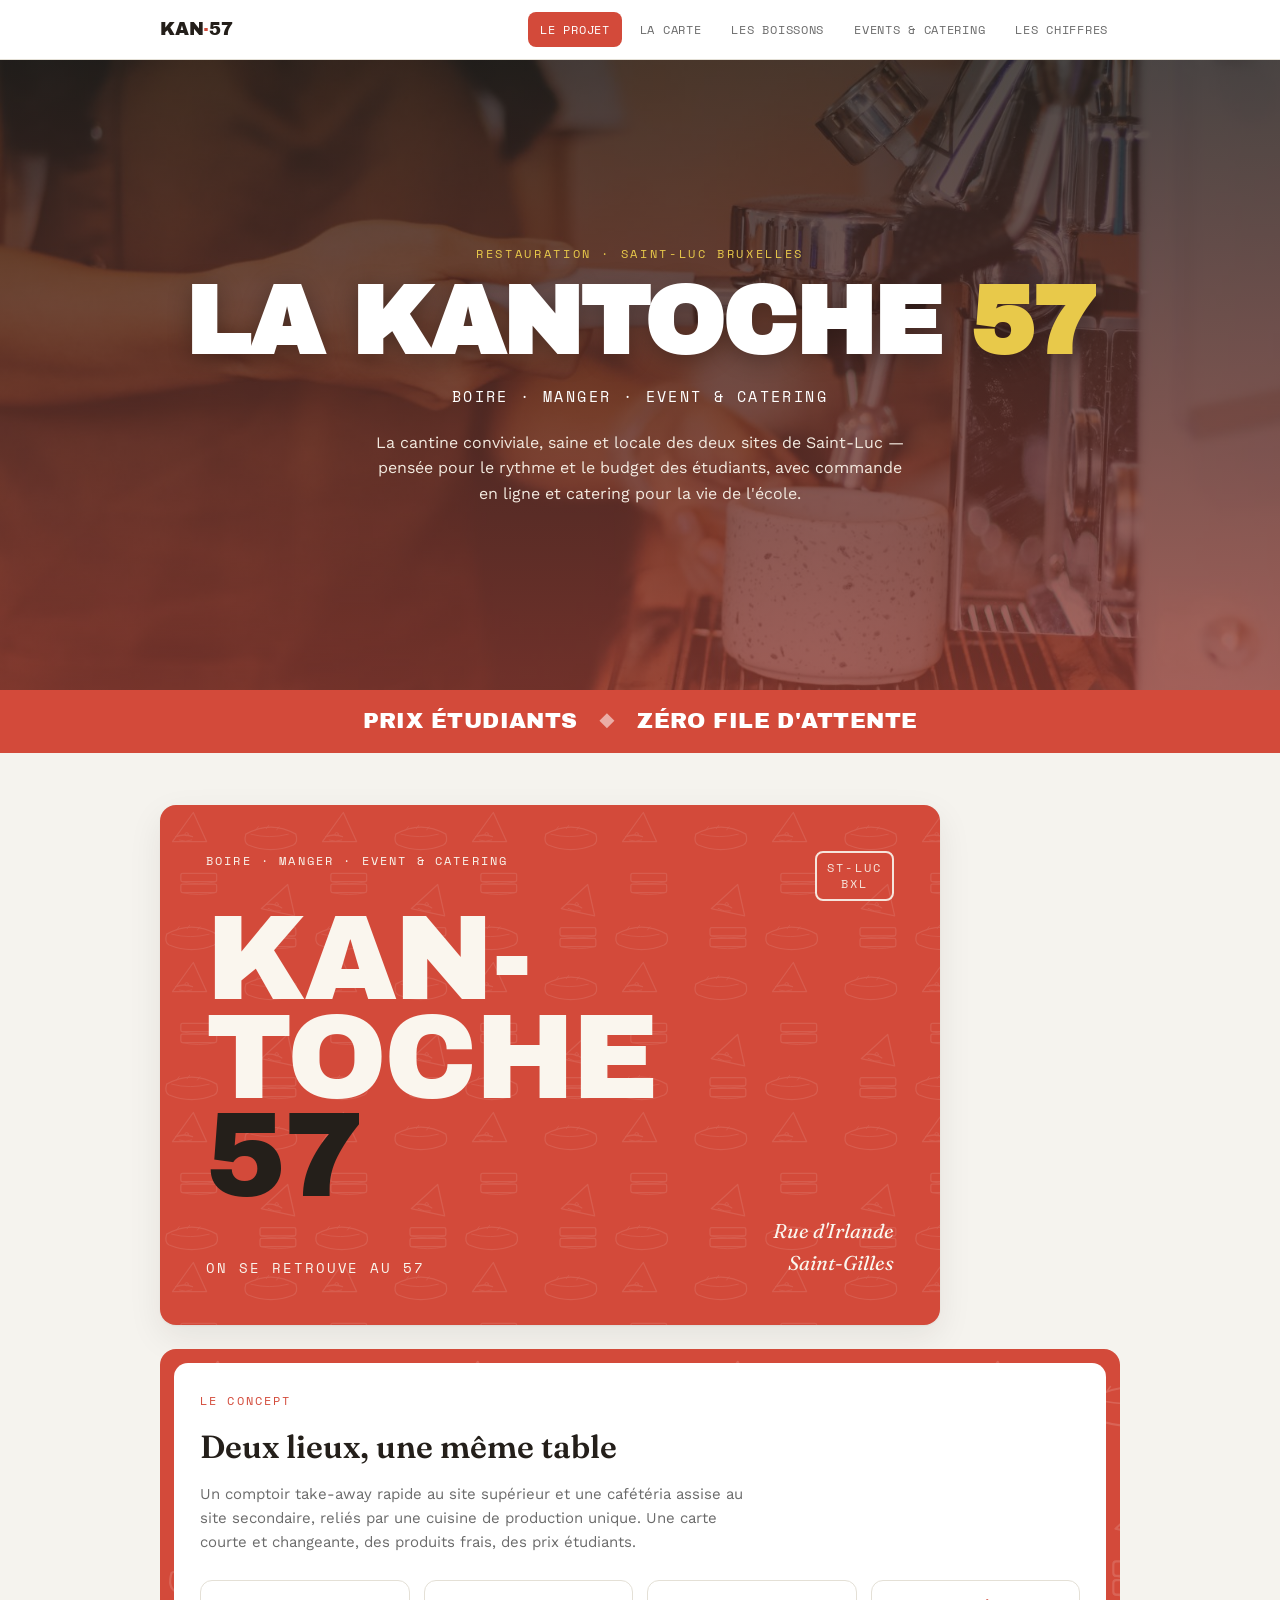
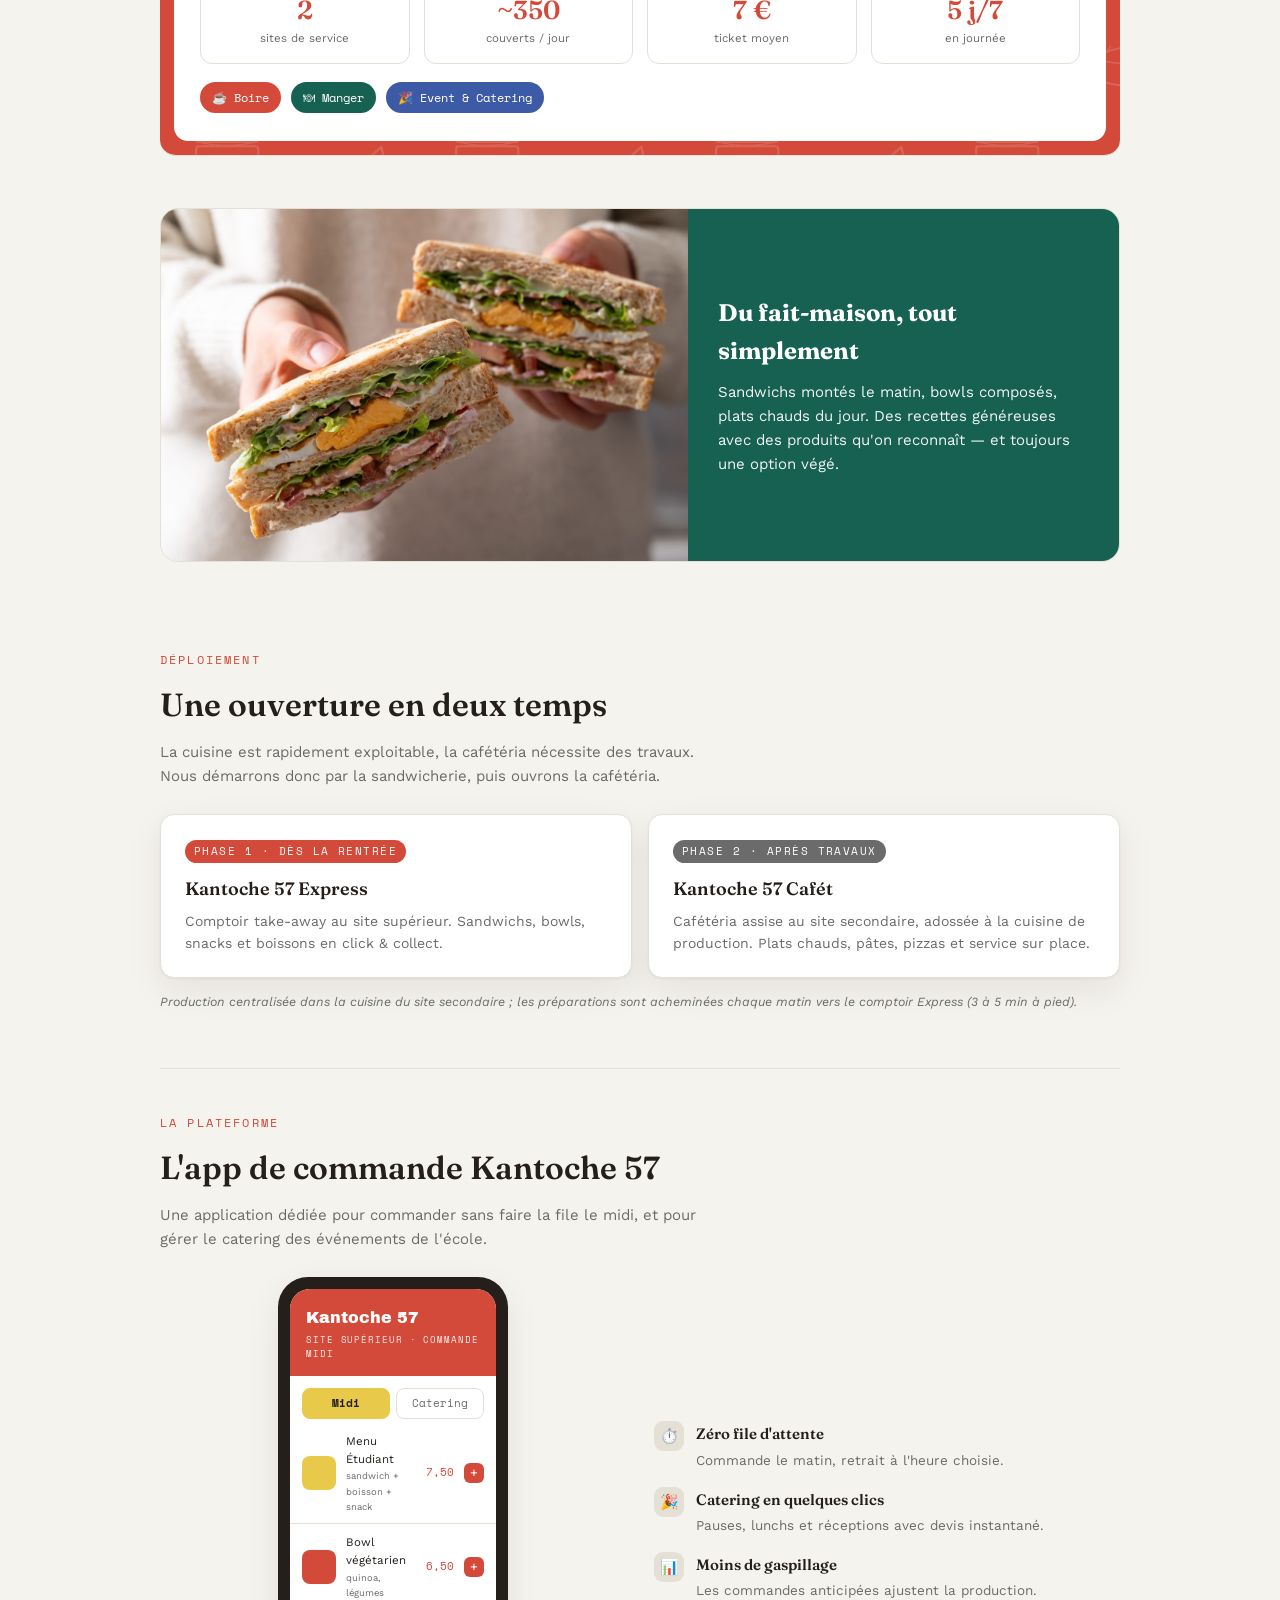
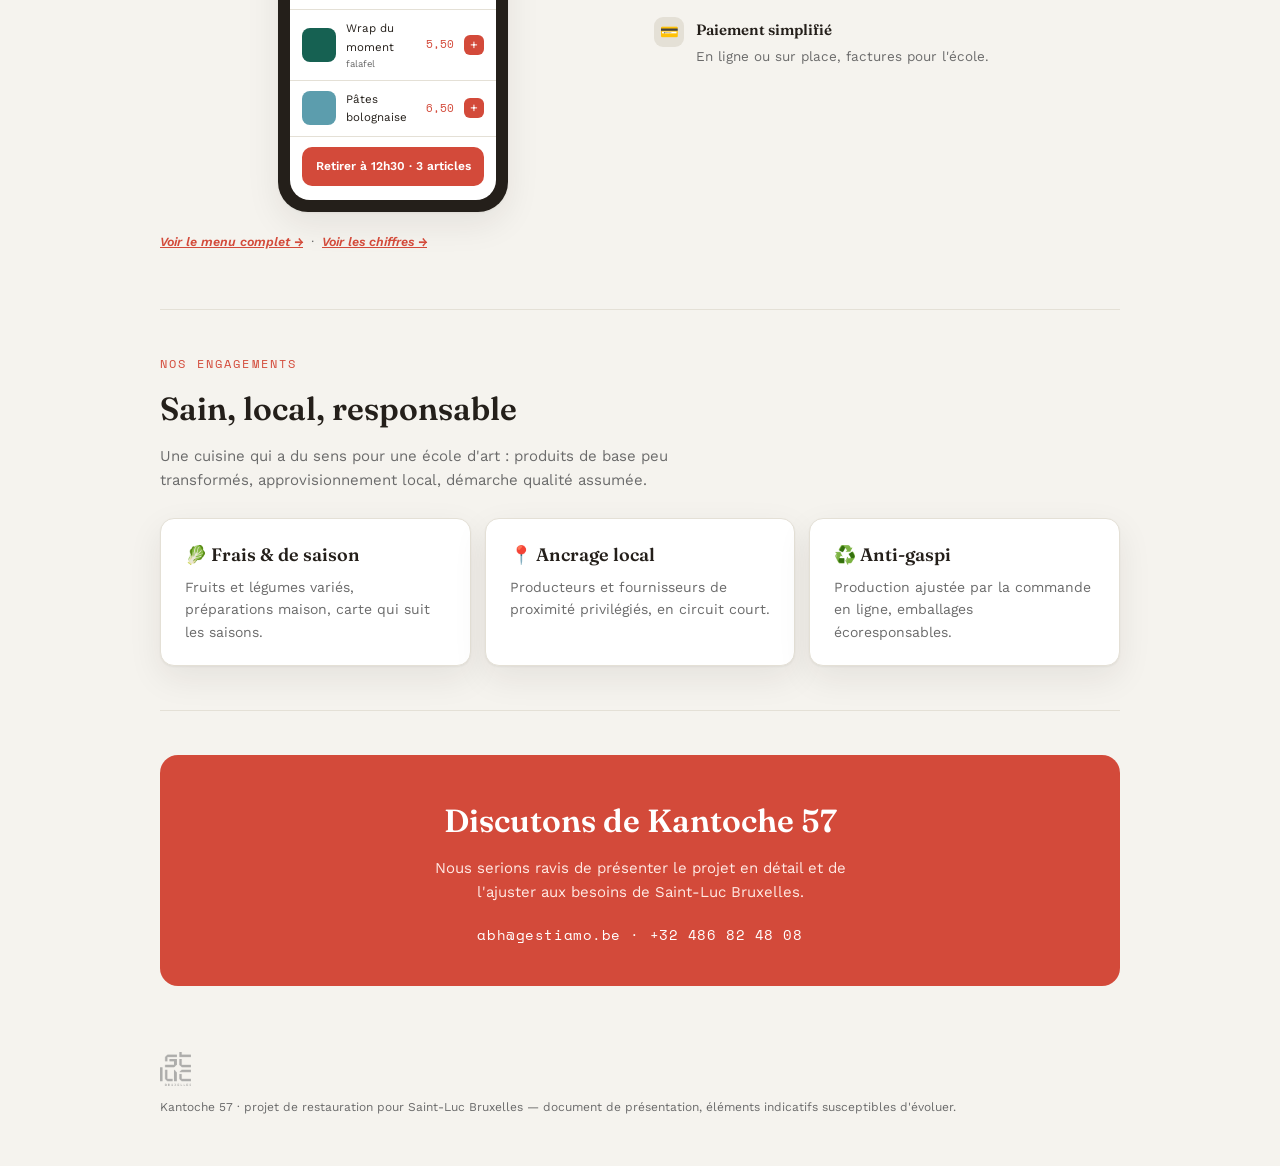
<file: index.html>
<!doctype html>
<html lang="fr">
<head>
<meta charset="utf-8">
<meta name="viewport" content="width=device-width, initial-scale=1, viewport-fit=cover">
<title>La Kantoche 57 — l'offre</title>
<meta name="description" content="La Kantoche 57 — restauration conviviale, saine et locale sur les deux sites de Saint-Luc Bruxelles. Boire · Manger · Event & Catering.">
<link rel="preconnect" href="https://fonts.googleapis.com">
<link rel="preconnect" href="https://fonts.gstatic.com" crossorigin>
<link rel="stylesheet" href="https://fonts.googleapis.com/css2?family=Fraunces:opsz,wght@9..144,400;9..144,600&family=Work+Sans:wght@400;500;600;700&family=Space+Mono&family=Archivo+Black&display=swap">
<link rel="stylesheet" href="/assets/style.css">
<style>
  /* hero vidéo */
  .vhero{position:relative;min-height:70vh;display:flex;align-items:center;justify-content:center;text-align:center;overflow:hidden;background:var(--encre) center/cover no-repeat}
  .vhero img.bg{position:absolute;inset:0;width:100%;height:100%;object-fit:cover;opacity:.5}
  .vhero .veil{position:absolute;inset:0;background:linear-gradient(180deg,rgba(36,31,26,.55),rgba(211,74,58,.45))}
  .vhero .inner{position:relative;z-index:2;color:#fff;padding:40px 20px}
  .vhero .kicker{font-family:var(--mono);font-size:12px;letter-spacing:.22em;text-transform:uppercase;color:var(--jaune);margin:0 0 18px}
  .vhero h1{font-family:var(--black);font-size:clamp(44px,11vw,96px);line-height:.86;margin:0;letter-spacing:-.02em;text-shadow:0 4px 24px rgba(0,0,0,.3)}
  .vhero h1 .n{color:var(--jaune)}
  .vhero .tag{font-family:var(--mono);font-size:clamp(12px,2.4vw,15px);letter-spacing:.16em;text-transform:uppercase;color:#fff;margin:20px 0 0}
  .vhero .pitch{max-width:54ch;margin:22px auto 0;color:#f2e9df;font-size:16px}
  /* bandeaux couleur */
  .band{padding:14px 0;overflow:hidden;white-space:nowrap;text-align:center}
  .band .run{display:inline-block;font-family:var(--black);font-size:clamp(16px,3.5vw,22px);letter-spacing:.02em;color:#fff}
  .band .run span{opacity:.55;margin:0 14px}
  /* motif doodle */
  .doodle{position:relative;background:var(--rouge)}
  .doodle::before{content:"";position:absolute;inset:0;background-image:url('/assets/doodles.svg');background-size:260px;background-repeat:repeat;opacity:.14;filter:grayscale(1) brightness(0) invert(1)}
  .doodle .inner{position:relative;z-index:1;background:var(--paper);border-radius:14px;padding:28px 26px}
  /* carte postale géante */
  .postcard{position:relative;background:var(--rouge);border-radius:16px;overflow:hidden;box-shadow:var(--shadow);color:#faf6ee;display:flex;flex-direction:column;justify-content:space-between;padding:clamp(22px,4vw,46px);aspect-ratio:3/2;max-height:520px;margin-top:8px}
  .postcard::before{content:"";position:absolute;inset:0;background-image:url('/assets/doodles.svg');background-size:150px;opacity:.10;filter:grayscale(1) brightness(0) invert(1)}
  .postcard .pc-top{position:relative;z-index:1;display:flex;justify-content:space-between;align-items:flex-start;font-family:var(--mono);font-size:clamp(9px,1.5vw,12px);letter-spacing:.18em;text-transform:uppercase}
  .postcard .stamp{border:2px solid #faf6ee;border-radius:8px;padding:7px 10px;text-align:center;line-height:1.3;opacity:.9}
  .postcard .pc-wm{position:relative;z-index:1;font-family:var(--black);line-height:.82;letter-spacing:-.02em;font-size:clamp(48px,12vw,120px);margin:auto 0}
  .postcard .pc-wm .n{color:var(--encre)}
  .postcard .pc-base{position:relative;z-index:1;display:flex;justify-content:space-between;align-items:flex-end;gap:12px}
  .postcard .pc-tag{font-family:var(--mono);font-size:clamp(10px,1.8vw,14px);letter-spacing:.14em;text-transform:uppercase}
  .postcard .pc-loc{font-family:var(--serif);font-style:italic;font-size:clamp(13px,2.2vw,20px);text-align:right}
  .photo-band{display:grid;grid-template-columns:1.1fr .9fr;gap:0;align-items:stretch;border-radius:18px;overflow:hidden;border:1px solid var(--line);margin-top:8px}
  @media (max-width:700px){.photo-band{grid-template-columns:1fr}}
  .photo-band img{width:100%;height:100%;object-fit:cover;min-height:260px}
  .photo-band .txt{background:var(--sapin);color:#fff;padding:34px 30px;display:flex;flex-direction:column;justify-content:center}
  .photo-band .txt h3{font-family:var(--serif);font-size:24px;margin:0 0 10px}
  .photo-band .txt p{margin:0;font-size:15px;opacity:.95}
</style>
</head>
<body>

<nav class="nav">
  <div class="in">
    <a class="brand" href="/">KAN<span>·</span>57</a>
    <div class="links">
      <a href="/" class="on">Le projet</a>
      <a href="/menu.html">La carte</a>
      <a href="/boissons.html">Les boissons</a>
      <a href="/events.html">Events & Catering</a>
      <a href="/chiffres.html">Les chiffres</a>
    </div>
  </div>
</nav>

<header class="vhero">
  <img class="bg" src="/assets/hero-barista.jpg" alt="Barista préparant un café">
  <div class="veil"></div>
  <div class="inner">
    <p class="kicker">Restauration · Saint-Luc Bruxelles</p>
    <h1>LA KANTOCHE <span class="n">57</span></h1>
    <p class="tag">Boire · Manger · Event &amp; Catering</p>
    <p class="pitch">La cantine conviviale, saine et locale des deux sites de Saint-Luc — pensée pour le rythme et le budget des étudiants, avec commande en ligne et catering pour la vie de l'école.</p>
  </div>
</header>

<div class="band" style="background:var(--rouge);text-align:center"><div class="run">PRIX ÉTUDIANTS <span>◆</span> ZÉRO FILE D'ATTENTE</div></div>

<div class="wrap">

  <section style="border-bottom:0;padding-bottom:0">
    <div class="postcard">
      <div class="pc-top">
        <span>Boire · Manger · Event &amp; Catering</span>
        <span class="stamp">ST-LUC<br>BXL</span>
      </div>
      <div class="pc-wm">KAN&#8288;-<br>TOCHE<br><span class="n">57</span></div>
      <div class="pc-base">
        <span class="pc-tag">On se retrouve au 57</span>
        <span class="pc-loc">Rue d'Irlande<br>Saint-Gilles</span>
      </div>
    </div>
  </section>

  <section class="doodle" style="border-radius:16px;padding:14px;margin-top:24px">
    <div class="inner">
      <p class="eyebrow">Le concept</p>
      <h2>Deux lieux, une même table</h2>
      <p class="sub">Un comptoir take-away rapide au site supérieur et une cafétéria assise au site secondaire, reliés par une cuisine de production unique. Une carte courte et changeante, des produits frais, des prix étudiants.</p>
      <div class="stats">
        <div class="stat"><div class="v">2</div><div class="l">sites de service</div></div>
        <div class="stat"><div class="v">~350</div><div class="l">couverts / jour</div></div>
        <div class="stat"><div class="v">7&nbsp;€</div><div class="l">ticket moyen</div></div>
        <div class="stat"><div class="v">5&nbsp;j/7</div><div class="l">en journée</div></div>
      </div>
      <div class="pills" style="margin-top:18px">
        <a class="pill" href="/boissons.html" style="background:var(--rouge);text-decoration:none">☕ Boire</a>
        <a class="pill" href="/menu.html" style="background:var(--sapin);text-decoration:none">🍽 Manger</a>
        <a class="pill" href="/events.html" style="background:var(--bleu);text-decoration:none">🎉 Event &amp; Catering</a>
      </div>
    </div>
  </section>

  <section style="border-bottom:0">
    <div class="photo-band">
      <img src="/assets/sandwich-hero.jpg" alt="Sandwichs frais Kantoche 57">
      <div class="txt">
        <h3>Du fait-maison, tout simplement</h3>
        <p>Sandwichs montés le matin, bowls composés, plats chauds du jour. Des recettes généreuses avec des produits qu'on reconnaît — et toujours une option végé.</p>
      </div>
    </div>
  </section>

  <section>
    <p class="eyebrow">Déploiement</p>
    <h2>Une ouverture en deux temps</h2>
    <p class="sub">La cuisine est rapidement exploitable, la cafétéria nécessite des travaux. Nous démarrons donc par la sandwicherie, puis ouvrons la cafétéria.</p>
    <div class="cols">
      <div class="card">
        <span class="phase">Phase 1 · dès la rentrée</span>
        <h3>Kantoche 57 Express</h3>
        <p>Comptoir take-away au site supérieur. Sandwichs, bowls, snacks et boissons en click &amp; collect.</p>
      </div>
      <div class="card">
        <span class="phase two">Phase 2 · après travaux</span>
        <h3>Kantoche 57 Cafét</h3>
        <p>Cafétéria assise au site secondaire, adossée à la cuisine de production. Plats chauds, pâtes, pizzas et service sur place.</p>
      </div>
    </div>
    <p class="note">Production centralisée dans la cuisine du site secondaire ; les préparations sont acheminées chaque matin vers le comptoir Express (3 à 5 min à pied).</p>
  </section>

  <section>
    <p class="eyebrow">La plateforme</p>
    <h2>L'app de commande Kantoche 57</h2>
    <p class="sub">Une application dédiée pour commander sans faire la file le midi, et pour gérer le catering des événements de l'école.</p>
    <div class="app">
      <div class="phone">
        <div class="screen">
          <div class="scr-top"><div class="b">Kantoche 57</div><div class="loc">SITE SUPÉRIEUR · COMMANDE MIDI</div></div>
          <div class="tabs"><div class="tab on">Midi</div><div class="tab">Catering</div></div>
          <div class="prod"><div class="th" style="background:var(--jaune)"></div><div class="pn">Menu Étudiant<small>sandwich + boisson + snack</small></div><div class="pp">7,50</div><div class="add">+</div></div>
          <div class="prod"><div class="th" style="background:var(--rouge)"></div><div class="pn">Bowl végétarien<small>quinoa, légumes</small></div><div class="pp">6,50</div><div class="add">+</div></div>
          <div class="prod"><div class="th" style="background:var(--sapin)"></div><div class="pn">Wrap du moment<small>falafel</small></div><div class="pp">5,50</div><div class="add">+</div></div>
          <div class="prod"><div class="th" style="background:var(--cyan)"></div><div class="pn">Pâtes bolognaise</div><div class="pp">6,50</div><div class="add">+</div></div>
          <div class="scr-btn">Retirer à 12h30 · 3 articles</div>
        </div>
      </div>
      <ul class="feat">
        <li><span class="ic">⏱️</span><div><b>Zéro file d'attente</b><br><span>Commande le matin, retrait à l'heure choisie.</span></div></li>
        <li><span class="ic">🎉</span><div><b>Catering en quelques clics</b><br><span>Pauses, lunchs et réceptions avec devis instantané.</span></div></li>
        <li><span class="ic">📊</span><div><b>Moins de gaspillage</b><br><span>Les commandes anticipées ajustent la production.</span></div></li>
        <li><span class="ic">💳</span><div><b>Paiement simplifié</b><br><span>En ligne ou sur place, factures pour l'école.</span></div></li>
      </ul>
    </div>
    <p class="note" style="margin-top:20px"><a href="/menu.html" style="color:var(--rouge);font-weight:600">Voir le menu complet →</a> &nbsp;·&nbsp; <a href="/chiffres.html" style="color:var(--rouge);font-weight:600">Voir les chiffres →</a></p>
  </section>

  <section>
    <p class="eyebrow">Nos engagements</p>
    <h2>Sain, local, responsable</h2>
    <p class="sub">Une cuisine qui a du sens pour une école d'art : produits de base peu transformés, approvisionnement local, démarche qualité assumée.</p>
    <div class="eng">
      <div class="card"><h3>🥬 Frais &amp; de saison</h3><p>Fruits et légumes variés, préparations maison, carte qui suit les saisons.</p></div>
      <div class="card"><h3>📍 Ancrage local</h3><p>Producteurs et fournisseurs de proximité privilégiés, en circuit court.</p></div>
      <div class="card"><h3>♻️ Anti-gaspi</h3><p>Production ajustée par la commande en ligne, emballages écoresponsables.</p></div>
    </div>
  </section>

  <section style="border-bottom:0">
    <div class="cta">
      <h2>Discutons de Kantoche 57</h2>
      <p>Nous serions ravis de présenter le projet en détail et de l'ajuster aux besoins de Saint-Luc Bruxelles.</p>
      <div class="contact">abh@gestiamo.be · +32 486 82 48 08</div>
    </div>
  </section>

</div>

<footer class="foot">
  <div class="logos"><img src="/assets/logo-esa-bxl.png" alt="ESA St-Luc Bruxelles"></div>
  Kantoche 57 · projet de restauration pour Saint-Luc Bruxelles — document de présentation, éléments indicatifs susceptibles d'évoluer.
</footer>

</body>
</html>
</file>
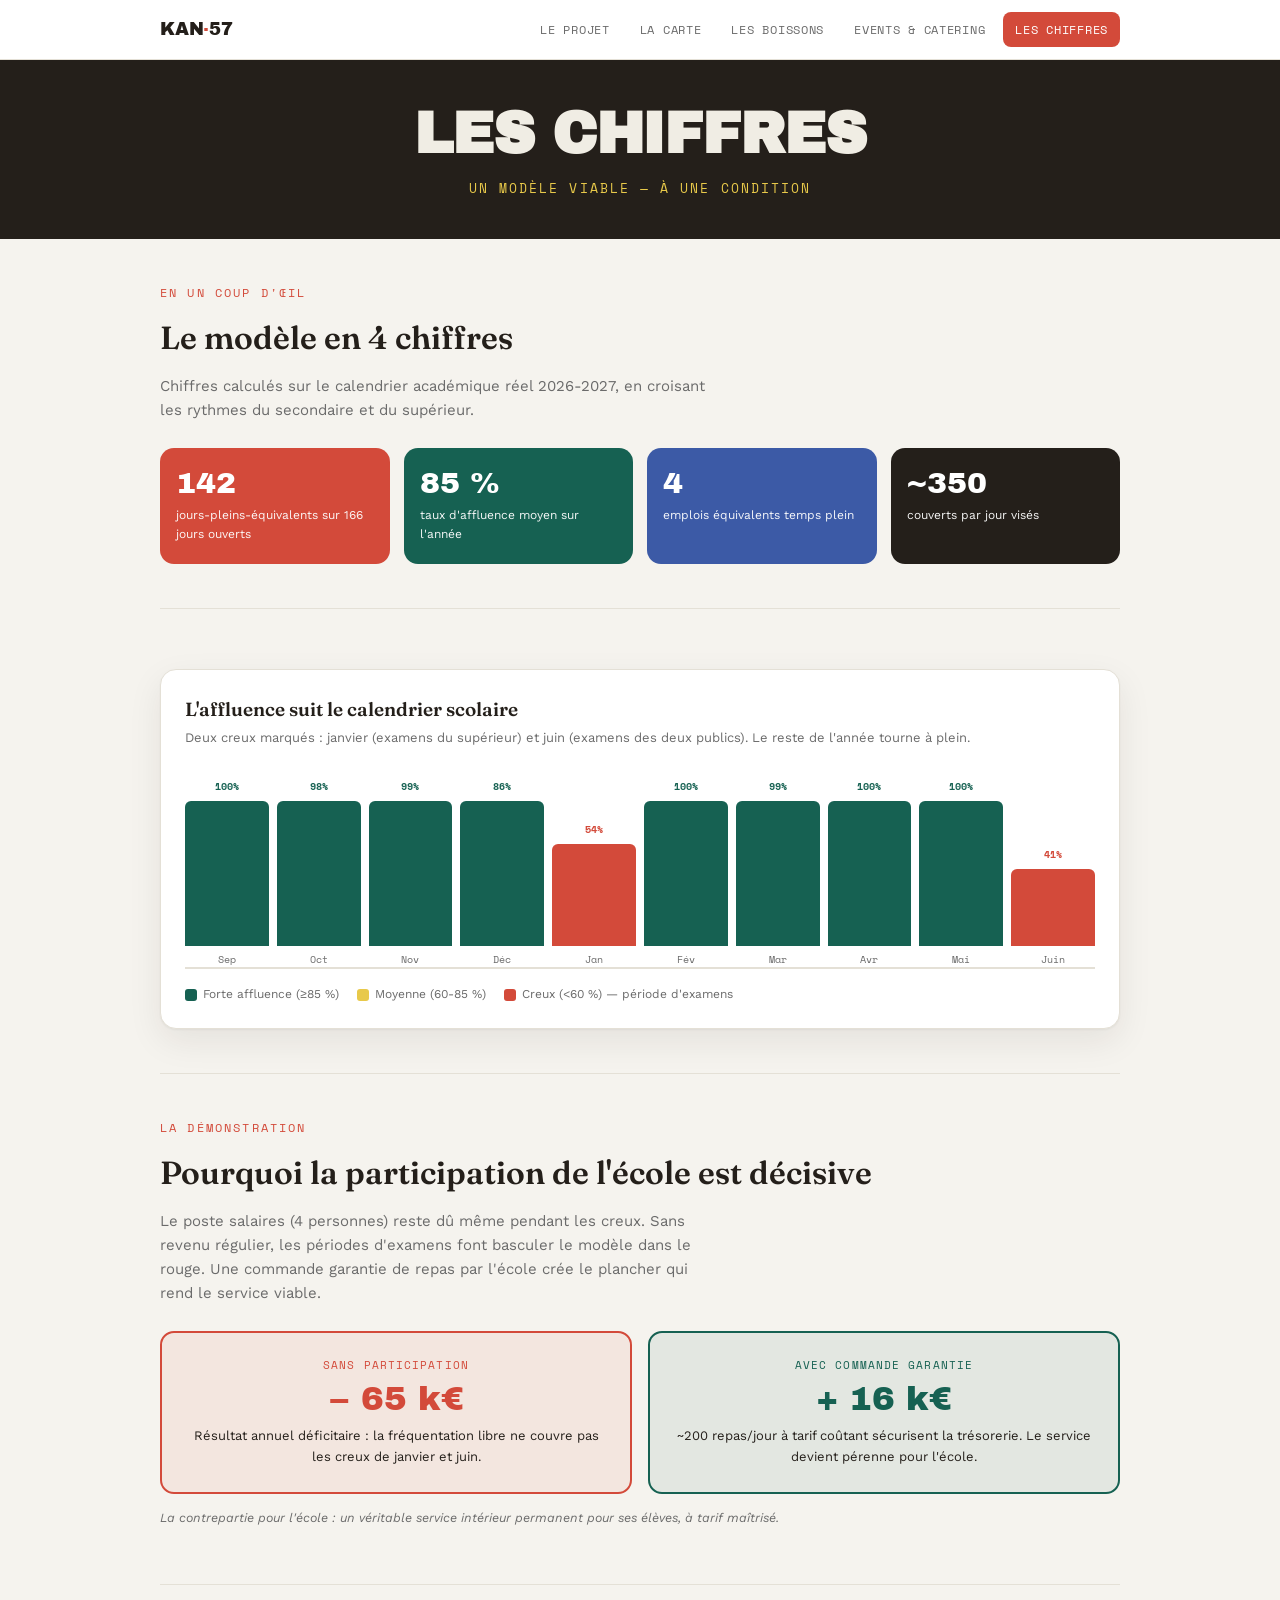
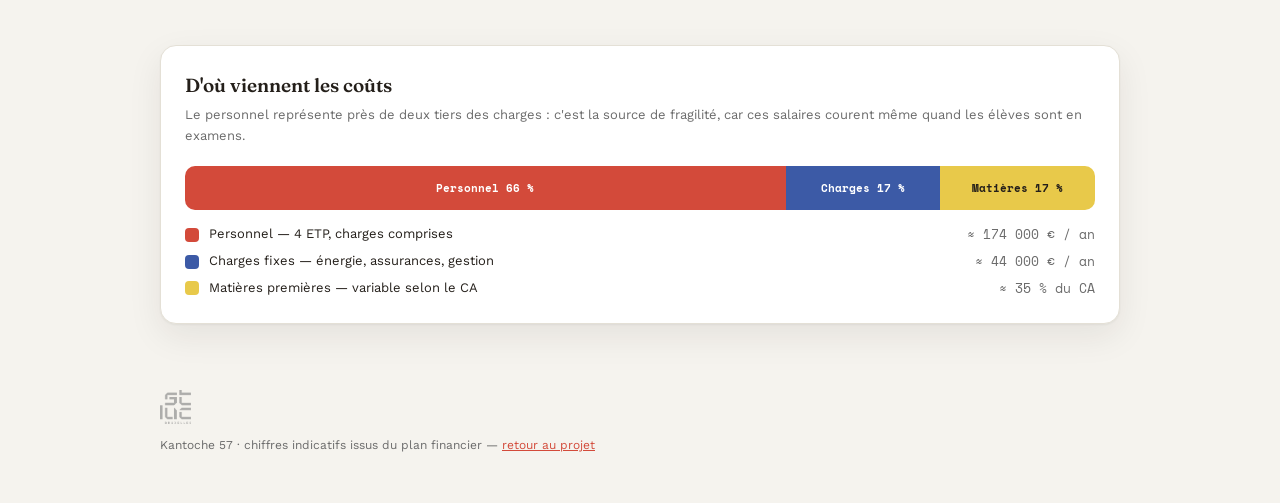
<file: chiffres.html>
<!doctype html>
<html lang="fr">
<head>
<meta charset="utf-8">
<meta name="viewport" content="width=device-width, initial-scale=1, viewport-fit=cover">
<title>La Kantoche 57 — les chiffres</title>
<meta name="description" content="Le modèle économique de La Kantoche 57 en un coup d'œil : affluence par mois, viabilité et rôle de la commande garantie de l'école.">
<link rel="preconnect" href="https://fonts.googleapis.com">
<link rel="preconnect" href="https://fonts.gstatic.com" crossorigin>
<link rel="stylesheet" href="https://fonts.googleapis.com/css2?family=Fraunces:opsz,wght@9..144,400;9..144,600&family=Work+Sans:wght@400;500;600;700&family=Space+Mono&family=Archivo+Black&display=swap">
<link rel="stylesheet" href="/assets/style.css">
<style>
  .kpis{display:grid;grid-template-columns:repeat(4,1fr);gap:14px;margin-top:8px}
  @media (max-width:640px){.kpis{grid-template-columns:repeat(2,1fr)}}
  .kpi{border-radius:14px;padding:20px 16px;color:#fff}
  .kpi .v{font-family:var(--black);font-size:30px;line-height:1}
  .kpi .l{font-size:12px;margin-top:8px;opacity:.95}
  .chartcard{background:var(--paper);border:1px solid var(--line);border-radius:16px;box-shadow:var(--shadow);padding:24px;margin-top:16px}
  .chartcard h3{font-family:var(--serif);font-size:19px;font-weight:600;margin:0 0 4px}
  .chartcard .cap{font-size:13px;color:var(--muted);margin:0 0 20px}
  /* bar chart affluence */
  .bars{display:flex;align-items:flex-end;gap:8px;height:200px;padding-top:10px;border-bottom:2px solid var(--line)}
  .bars .col{flex:1;display:flex;flex-direction:column;justify-content:flex-end;align-items:center;height:100%;gap:6px;min-width:0}
  .bars .bar{width:100%;border-radius:6px 6px 0 0;position:relative;transition:none}
  .bars .pct{font-family:var(--mono);font-size:10px;font-weight:700}
  .bars .mo{font-family:var(--mono);font-size:9.5px;color:var(--muted);white-space:nowrap}
  .legend2{display:flex;gap:18px;flex-wrap:wrap;margin-top:16px;font-size:12px;color:var(--muted)}
  .legend2 .k{display:inline-flex;align-items:center;gap:6px}
  .legend2 .sw{width:12px;height:12px;border-radius:3px;display:inline-block}
  /* comparison */
  .compare{display:grid;grid-template-columns:1fr 1fr;gap:16px}
  @media (max-width:560px){.compare{grid-template-columns:1fr}}
  .cmp{border-radius:14px;padding:24px;text-align:center;border:2px solid}
  .cmp .big{font-family:var(--black);font-size:34px;line-height:1;margin:8px 0}
  .cmp .lbl{font-family:var(--mono);font-size:11px;letter-spacing:.1em;text-transform:uppercase}
  .cmp .desc{font-size:13px;margin-top:10px}
  /* cost breakdown */
  .costbar{display:flex;height:44px;border-radius:10px;overflow:hidden;margin-top:6px}
  .costbar .seg{display:flex;align-items:center;justify-content:center;color:#fff;font-family:var(--mono);font-size:11px;font-weight:700;min-width:0}
  .costleg{display:flex;flex-direction:column;gap:6px;margin-top:14px}
  .costleg .row{display:flex;align-items:center;gap:10px;font-size:13px}
  .costleg .sw{width:14px;height:14px;border-radius:4px;flex:none}
  .costleg .amt{margin-left:auto;font-family:var(--mono);color:var(--muted)}
</style>
</head>
<body>

<nav class="nav">
  <div class="in">
    <a class="brand" href="/">KAN<span>·</span>57</a>
    <div class="links">
      <a href="/">Le projet</a>
      <a href="/menu.html">La carte</a>
      <a href="/boissons.html">Les boissons</a>
      <a href="/events.html">Events & Catering</a>
      <a href="/chiffres.html" class="on">Les chiffres</a>
    </div>
  </div>
</nav>

<header class="hero" style="padding:48px 20px 40px">
  <h1 style="font-size:clamp(32px,7vw,58px)">LES CHIFFRES</h1>
  <p class="tag">Un modèle viable — à une condition</p>
</header>

<div class="wrap">
  <section>
    <p class="eyebrow">En un coup d'œil</p>
    <h2>Le modèle en 4 chiffres</h2>
    <p class="sub">Chiffres calculés sur le calendrier académique réel 2026-2027, en croisant les rythmes du secondaire et du supérieur.</p>
    <div class="kpis">
      <div class="kpi" style="background:var(--rouge)"><div class="v">142</div><div class="l">jours-pleins-équivalents sur 166 jours ouverts</div></div>
      <div class="kpi" style="background:var(--sapin)"><div class="v">85 %</div><div class="l">taux d'affluence moyen sur l'année</div></div>
      <div class="kpi" style="background:var(--bleu)"><div class="v">4</div><div class="l">emplois équivalents temps plein</div></div>
      <div class="kpi" style="background:var(--encre)"><div class="v">~350</div><div class="l">couverts par jour visés</div></div>
    </div>
  </section>

  <section>
    <div class="chartcard">
      <h3>L'affluence suit le calendrier scolaire</h3>
      <p class="cap">Deux creux marqués : janvier (examens du supérieur) et juin (examens des deux publics). Le reste de l'année tourne à plein.</p>
      <div class="bars" id="affbars"></div>
      <div class="legend2">
        <span class="k"><span class="sw" style="background:var(--sapin)"></span> Forte affluence (≥85 %)</span>
        <span class="k"><span class="sw" style="background:var(--jaune)"></span> Moyenne (60-85 %)</span>
        <span class="k"><span class="sw" style="background:var(--rouge)"></span> Creux (&lt;60 %) — période d'examens</span>
      </div>
    </div>
  </section>

  <section>
    <p class="eyebrow">La démonstration</p>
    <h2>Pourquoi la participation de l'école est décisive</h2>
    <p class="sub">Le poste salaires (4 personnes) reste dû même pendant les creux. Sans revenu régulier, les périodes d'examens font basculer le modèle dans le rouge. Une commande garantie de repas par l'école crée le plancher qui rend le service viable.</p>
    <div class="compare">
      <div class="cmp" style="border-color:var(--rouge);background:color-mix(in srgb, var(--rouge) 8%, transparent)">
        <div class="lbl" style="color:var(--rouge)">Sans participation</div>
        <div class="big" style="color:var(--rouge)">− 65 k€</div>
        <div class="desc">Résultat annuel déficitaire : la fréquentation libre ne couvre pas les creux de janvier et juin.</div>
      </div>
      <div class="cmp" style="border-color:var(--sapin);background:color-mix(in srgb, var(--sapin) 8%, transparent)">
        <div class="lbl" style="color:var(--sapin)">Avec commande garantie</div>
        <div class="big" style="color:var(--sapin)">+ 16 k€</div>
        <div class="desc">~200 repas/jour à tarif coûtant sécurisent la trésorerie. Le service devient pérenne pour l'école.</div>
      </div>
    </div>
    <p class="note">La contrepartie pour l'école : un véritable service intérieur permanent pour ses élèves, à tarif maîtrisé.</p>
  </section>

  <section style="border-bottom:0">
    <div class="chartcard">
      <h3>D'où viennent les coûts</h3>
      <p class="cap">Le personnel représente près de deux tiers des charges : c'est la source de fragilité, car ces salaires courent même quand les élèves sont en examens.</p>
      <div class="costbar">
        <div class="seg" style="background:var(--rouge);width:66%">Personnel 66 %</div>
        <div class="seg" style="background:var(--bleu);width:17%">Charges 17 %</div>
        <div class="seg" style="background:var(--jaune);width:17%;color:var(--encre)">Matières 17 %</div>
      </div>
      <div class="costleg">
        <div class="row"><span class="sw" style="background:var(--rouge)"></span> Personnel — 4 ETP, charges comprises <span class="amt">≈ 174 000 € / an</span></div>
        <div class="row"><span class="sw" style="background:var(--bleu)"></span> Charges fixes — énergie, assurances, gestion <span class="amt">≈ 44 000 € / an</span></div>
        <div class="row"><span class="sw" style="background:var(--jaune)"></span> Matières premières — variable selon le CA <span class="amt">≈ 35 % du CA</span></div>
      </div>
    </div>
  </section>
</div>

<footer class="foot">
  <div class="logos"><img src="/assets/logo-esa-bxl.png" alt="ESA St-Luc Bruxelles"></div>
  Kantoche 57 · chiffres indicatifs issus du plan financier — <a href="/" style="color:var(--rouge)">retour au projet</a>
</footer>

<script>
  // Affluence mensuelle (données réelles du calendrier)
  var data=[
    ["Sep",100],["Oct",98],["Nov",99],["Déc",86],["Jan",54],
    ["Fév",100],["Mar",99],["Avr",100],["Mai",100],["Juin",41]
  ];
  function col(p){ return p>=85 ? "var(--sapin)" : (p>=60 ? "var(--jaune)" : "var(--rouge)"); }
  var el=document.getElementById("affbars");
  el.innerHTML=data.map(function(d){
    var h=Math.max(6,d[1]); // % = hauteur %
    var txtcol = d[1]>=60 ? "var(--encre)" : "#fff";
    return '<div class="col">'+
      '<span class="pct" style="color:'+col(d[1])+'">'+d[1]+'%</span>'+
      '<div class="bar" style="height:'+h+'%;background:'+col(d[1])+'"></div>'+
      '<span class="mo">'+d[0]+'</span>'+
      '</div>';
  }).join("");
</script>

</body>
</html>
</file>
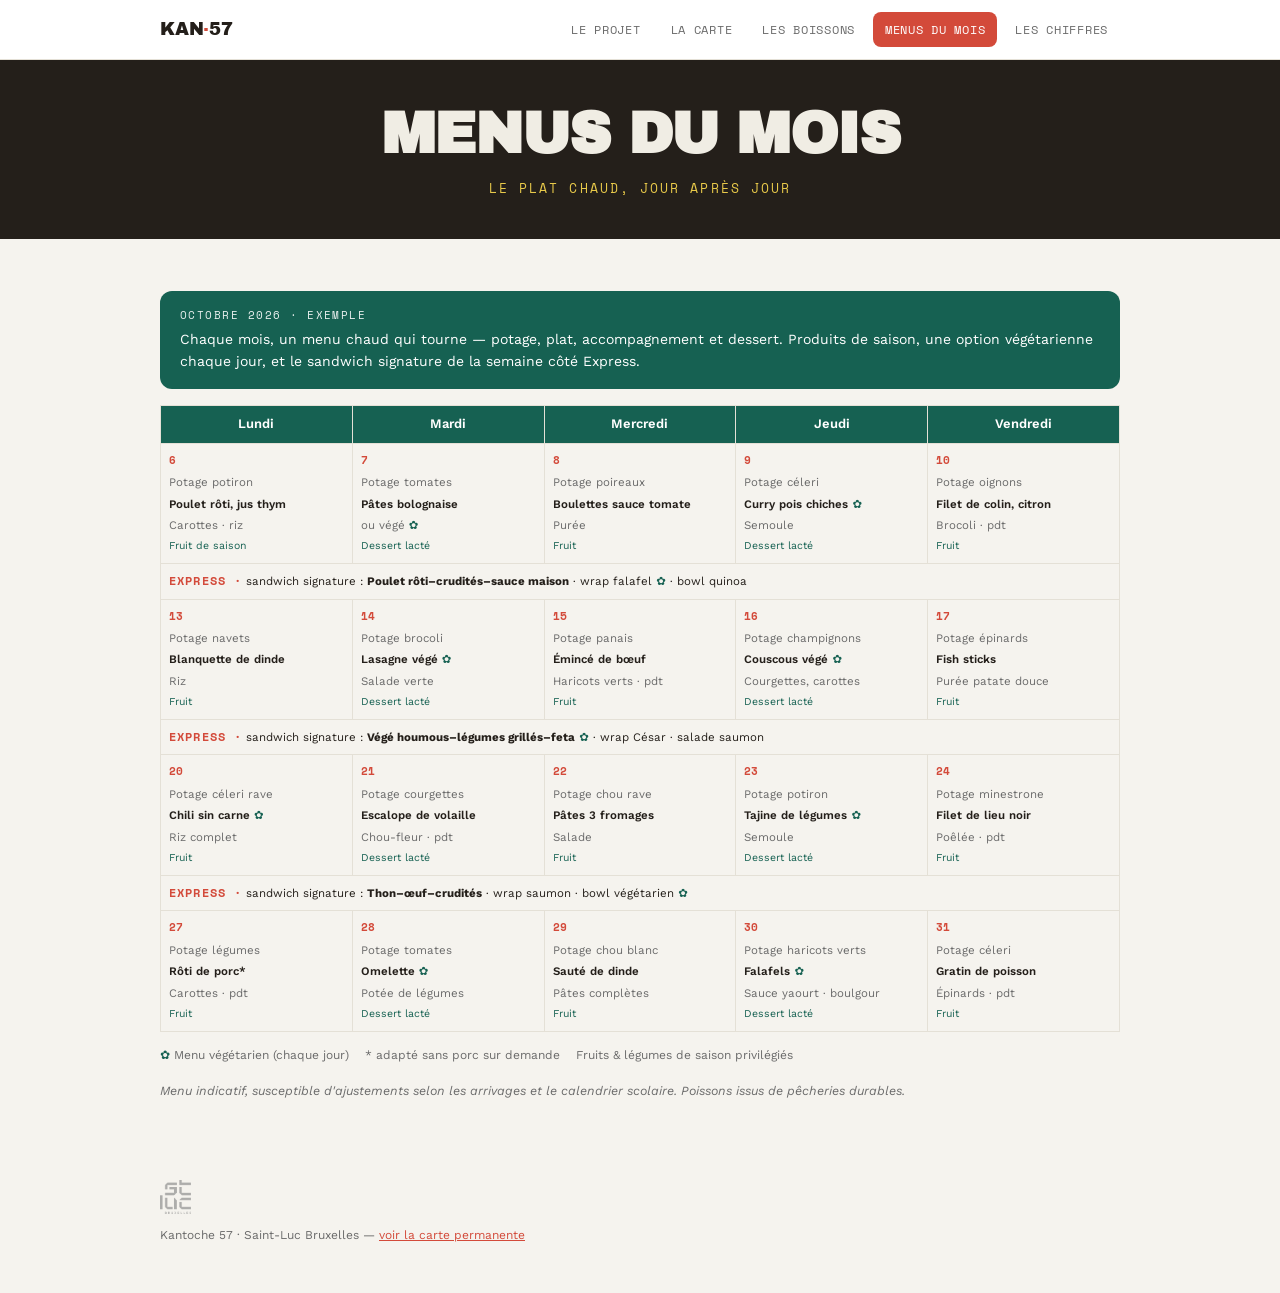
<file: menus-du-mois.html>
<!doctype html>
<html lang="fr">
<head>
<meta charset="utf-8">
<meta name="viewport" content="width=device-width, initial-scale=1, viewport-fit=cover">
<title>La Kantoche 57 — menus du mois</title>
<meta name="description" content="Le menu du mois de La Kantoche 57 — plats chauds jour par jour, façon cantine, pour Saint-Luc Bruxelles.">
<link rel="preconnect" href="https://fonts.googleapis.com">
<link rel="preconnect" href="https://fonts.gstatic.com" crossorigin>
<link rel="stylesheet" href="https://fonts.googleapis.com/css2?family=Fraunces:opsz,wght@9..144,400;9..144,600&family=Work+Sans:wght@400;500;600;700&family=Space+Mono&family=Archivo+Black&display=swap">
<link rel="stylesheet" href="/assets/style.css">
<style>
  .intro-band{background:var(--sapin);color:#fff;border-radius:12px;padding:16px 20px;margin-top:8px}
  .intro-band .t{font-family:var(--mono);font-size:10.5px;letter-spacing:.14em;text-transform:uppercase;margin-bottom:4px;opacity:.9}
  .intro-band p{margin:0;font-size:14px}
  .cal{width:100%;border-collapse:collapse;margin-top:16px}
  .cal th,.cal td{border:1px solid var(--line);vertical-align:top}
  .cal thead th{background:var(--sapin);color:#fff;font-family:var(--sans);font-weight:600;font-size:13px;padding:8px 6px;text-align:center}
  .cal tbody td{padding:8px;font-size:11.5px;width:20%}
  .daynum{font-family:var(--mono);font-size:11px;color:var(--rouge);font-weight:700;display:block;margin-bottom:4px}
  .pot{color:var(--muted)}
  .plat{font-weight:600;display:block;margin:3px 0}
  .acc{color:var(--muted);display:block}
  .des{color:var(--sapin);display:block;margin-top:4px;font-size:10.5px}
  .veg{color:var(--sapin);font-weight:700}
  .exp{background:var(--bg)}
  .exp td{font-size:11px;padding:6px 10px}
  .tablewrap{overflow-x:auto}
  .cal{min-width:640px}
  .legend3{display:flex;gap:16px;flex-wrap:wrap;margin-top:14px;font-size:12px;color:var(--muted)}
</style>
</head>
<body>

<nav class="nav">
  <div class="in">
    <a class="brand" href="/">KAN<span>·</span>57</a>
    <div class="links">
      <a href="/">Le projet</a>
      <a href="/menu.html">La carte</a>
      <a href="/boissons.html">Les boissons</a>
      <a href="/menus-du-mois.html" class="on">Menus du mois</a>
      <a href="/chiffres.html">Les chiffres</a>
    </div>
  </div>
</nav>

<header class="hero" style="padding:48px 20px 40px">
  <h1 style="font-size:clamp(32px,7vw,58px)">MENUS DU MOIS</h1>
  <p class="tag">Le plat chaud, jour après jour</p>
</header>

<div class="wrap">
  <section>
    <div class="intro-band">
      <div class="t">Octobre 2026 · exemple</div>
      <p>Chaque mois, un menu chaud qui tourne — potage, plat, accompagnement et dessert. Produits de saison, une option végétarienne chaque jour, et le sandwich signature de la semaine côté Express.</p>
    </div>

    <div class="tablewrap">
      <table class="cal">
        <thead><tr><th>Lundi</th><th>Mardi</th><th>Mercredi</th><th>Jeudi</th><th>Vendredi</th></tr></thead>
        <tbody>
          <tr>
            <td><span class="daynum">6</span><span class="pot">Potage potiron</span><span class="plat">Poulet rôti, jus thym</span><span class="acc">Carottes · riz</span><span class="des">Fruit de saison</span></td>
            <td><span class="daynum">7</span><span class="pot">Potage tomates</span><span class="plat">Pâtes bolognaise</span><span class="acc">ou végé <span class="veg">✿</span></span><span class="des">Dessert lacté</span></td>
            <td><span class="daynum">8</span><span class="pot">Potage poireaux</span><span class="plat">Boulettes sauce tomate</span><span class="acc">Purée</span><span class="des">Fruit</span></td>
            <td><span class="daynum">9</span><span class="pot">Potage céleri</span><span class="plat">Curry pois chiches <span class="veg">✿</span></span><span class="acc">Semoule</span><span class="des">Dessert lacté</span></td>
            <td><span class="daynum">10</span><span class="pot">Potage oignons</span><span class="plat">Filet de colin, citron</span><span class="acc">Brocoli · pdt</span><span class="des">Fruit</span></td>
          </tr>
          <tr class="exp"><td colspan="5"><b style="font-family:var(--mono);letter-spacing:.1em;color:var(--rouge)">EXPRESS ·</b> sandwich signature : <b>Poulet rôti–crudités–sauce maison</b> · wrap falafel <span class="veg">✿</span> · bowl quinoa</td></tr>
          <tr>
            <td><span class="daynum">13</span><span class="pot">Potage navets</span><span class="plat">Blanquette de dinde</span><span class="acc">Riz</span><span class="des">Fruit</span></td>
            <td><span class="daynum">14</span><span class="pot">Potage brocoli</span><span class="plat">Lasagne végé <span class="veg">✿</span></span><span class="acc">Salade verte</span><span class="des">Dessert lacté</span></td>
            <td><span class="daynum">15</span><span class="pot">Potage panais</span><span class="plat">Émincé de bœuf</span><span class="acc">Haricots verts · pdt</span><span class="des">Fruit</span></td>
            <td><span class="daynum">16</span><span class="pot">Potage champignons</span><span class="plat">Couscous végé <span class="veg">✿</span></span><span class="acc">Courgettes, carottes</span><span class="des">Dessert lacté</span></td>
            <td><span class="daynum">17</span><span class="pot">Potage épinards</span><span class="plat">Fish sticks</span><span class="acc">Purée patate douce</span><span class="des">Fruit</span></td>
          </tr>
          <tr class="exp"><td colspan="5"><b style="font-family:var(--mono);letter-spacing:.1em;color:var(--rouge)">EXPRESS ·</b> sandwich signature : <b>Végé houmous–légumes grillés–feta</b> <span class="veg">✿</span> · wrap César · salade saumon</td></tr>
          <tr>
            <td><span class="daynum">20</span><span class="pot">Potage céleri rave</span><span class="plat">Chili sin carne <span class="veg">✿</span></span><span class="acc">Riz complet</span><span class="des">Fruit</span></td>
            <td><span class="daynum">21</span><span class="pot">Potage courgettes</span><span class="plat">Escalope de volaille</span><span class="acc">Chou-fleur · pdt</span><span class="des">Dessert lacté</span></td>
            <td><span class="daynum">22</span><span class="pot">Potage chou rave</span><span class="plat">Pâtes 3 fromages</span><span class="acc">Salade</span><span class="des">Fruit</span></td>
            <td><span class="daynum">23</span><span class="pot">Potage potiron</span><span class="plat">Tajine de légumes <span class="veg">✿</span></span><span class="acc">Semoule</span><span class="des">Dessert lacté</span></td>
            <td><span class="daynum">24</span><span class="pot">Potage minestrone</span><span class="plat">Filet de lieu noir</span><span class="acc">Poêlée · pdt</span><span class="des">Fruit</span></td>
          </tr>
          <tr class="exp"><td colspan="5"><b style="font-family:var(--mono);letter-spacing:.1em;color:var(--rouge)">EXPRESS ·</b> sandwich signature : <b>Thon–œuf–crudités</b> · wrap saumon · bowl végétarien <span class="veg">✿</span></td></tr>
          <tr>
            <td><span class="daynum">27</span><span class="pot">Potage légumes</span><span class="plat">Rôti de porc*</span><span class="acc">Carottes · pdt</span><span class="des">Fruit</span></td>
            <td><span class="daynum">28</span><span class="pot">Potage tomates</span><span class="plat">Omelette <span class="veg">✿</span></span><span class="acc">Potée de légumes</span><span class="des">Dessert lacté</span></td>
            <td><span class="daynum">29</span><span class="pot">Potage chou blanc</span><span class="plat">Sauté de dinde</span><span class="acc">Pâtes complètes</span><span class="des">Fruit</span></td>
            <td><span class="daynum">30</span><span class="pot">Potage haricots verts</span><span class="plat">Falafels <span class="veg">✿</span></span><span class="acc">Sauce yaourt · boulgour</span><span class="des">Dessert lacté</span></td>
            <td><span class="daynum">31</span><span class="pot">Potage céleri</span><span class="plat">Gratin de poisson</span><span class="acc">Épinards · pdt</span><span class="des">Fruit</span></td>
          </tr>
        </tbody>
      </table>
    </div>

    <div class="legend3">
      <span><span class="veg">✿</span> Menu végétarien (chaque jour)</span>
      <span>* adapté sans porc sur demande</span>
      <span>Fruits &amp; légumes de saison privilégiés</span>
    </div>
    <p class="note" style="margin-top:16px">Menu indicatif, susceptible d'ajustements selon les arrivages et le calendrier scolaire. Poissons issus de pêcheries durables.</p>
  </section>
</div>

<footer class="foot">
  <div class="logos"><img src="/assets/logo-esa-bxl.png" alt="ESA St-Luc Bruxelles"></div>
  Kantoche 57 · Saint-Luc Bruxelles — <a href="/menu.html" style="color:var(--rouge)">voir la carte permanente</a>
</footer>

</body>
</html>
</file>
<file: assets/style.css>
/* La Kantoche 57 — feuille de style partagée. Palette ESA St-Luc BXL adoucie, signature rouge brique. */
:root{
  --bg:#f5f3ee; --paper:#ffffff; --ink:#241f1a; --muted:#6b6b6b; --line:#e4e0d6;
  --rouge:#D34A3A; --cyan:#5C9DAD; --jaune:#E8C94A; --sapin:#166152; --rose:#D178C8; --vertvif:#5DA36A; --bleu:#3C5AA6; --encre:#241f1a;
  --shadow:0 1px 2px rgba(40,30,20,.05),0 12px 34px rgba(40,30,20,.08);
  --sans:"Work Sans",system-ui,-apple-system,sans-serif; --mono:"Space Mono",ui-monospace,monospace;
  --black:"Archivo Black","Work Sans",sans-serif; --serif:"Fraunces",Georgia,serif;
}
@media (prefers-color-scheme:dark){:root:not([data-theme="light"]){
  --bg:#161310; --paper:#201b15; --ink:#f2ece0; --muted:#a89c8c; --line:#332b21;
  --rouge:#E06A5A; --sapin:#3E8C7A; --cyan:#6FA9B8; color-scheme:dark;
  --shadow:0 1px 2px rgba(0,0,0,.3),0 14px 38px rgba(0,0,0,.5);
}}
:root[data-theme="dark"]{
  --bg:#161310; --paper:#201b15; --ink:#f2ece0; --muted:#a89c8c; --line:#332b21;
  --rouge:#E06A5A; --sapin:#3E8C7A; --cyan:#6FA9B8; color-scheme:dark;
}
*{box-sizing:border-box}
html,body{margin:0}
body{background:var(--bg);color:var(--ink);font-family:var(--sans);line-height:1.6}
img{max-width:100%}
a{color:inherit}

/* NAV */
.nav{position:sticky;top:0;z-index:20;background:var(--paper);border-bottom:1px solid var(--line);backdrop-filter:blur(6px)}
.nav .in{max-width:1000px;margin:0 auto;padding:12px 20px;display:flex;align-items:center;justify-content:space-between;gap:16px}
.nav .brand{font-family:var(--black);font-size:18px;letter-spacing:-.01em;text-decoration:none;color:var(--ink)}
.nav .brand span{color:var(--rouge)}
.nav .links{display:flex;gap:6px}
.nav .links a{font-family:var(--mono);font-size:12px;letter-spacing:.06em;text-transform:uppercase;text-decoration:none;padding:8px 12px;border-radius:8px;color:var(--muted)}
.nav .links a.on,.nav .links a:hover{background:var(--rouge);color:#fff}

.wrap{max-width:1000px;margin:0 auto;padding-inline:20px}
.eyebrow{font-family:var(--mono);font-size:12px;letter-spacing:.18em;text-transform:uppercase;color:var(--rouge);margin:0 0 10px}
h2{font-family:var(--serif);font-weight:600;font-size:clamp(23px,3.6vw,32px);margin:0 0 10px;text-wrap:balance}
.sub{color:var(--muted);font-size:15px;margin:0 0 26px;max-width:62ch}
section{padding-block:44px;border-bottom:1px solid var(--line)}
section:last-child{border-bottom:0}

/* HERO */
.hero{background:var(--encre);color:#f0ede4;text-align:center;padding:64px 20px 54px}
.hero .kicker{font-family:var(--mono);font-size:12px;letter-spacing:.2em;text-transform:uppercase;color:var(--jaune);margin:0 0 22px}
.hero h1{font-family:var(--black);font-size:clamp(40px,9vw,78px);line-height:.9;margin:0;letter-spacing:-.02em}
.hero h1 .n{color:var(--rouge)}
.hero .tag{font-family:var(--mono);font-size:13px;letter-spacing:.16em;text-transform:uppercase;color:var(--jaune);margin:18px 0 0}
.hero .pitch{max-width:52ch;margin:22px auto 0;color:#d9d0c2;font-size:16px}

.cols{display:grid;grid-template-columns:1fr 1fr;gap:16px}
@media (max-width:600px){.cols{grid-template-columns:1fr}}
.card{background:var(--paper);border:1px solid var(--line);border-radius:14px;box-shadow:var(--shadow);padding:22px 24px;min-width:0}
.card h3{font-family:var(--serif);font-size:18px;font-weight:600;margin:0 0 6px}
.card p{font-size:14px;color:var(--muted);margin:0}
.phase{font-family:var(--mono);font-size:10.5px;letter-spacing:.14em;text-transform:uppercase;color:#fff;background:var(--rouge);display:inline-block;padding:3px 9px;border-radius:20px;margin-bottom:12px}
.phase.two{background:var(--muted)}

.stats{display:grid;grid-template-columns:repeat(4,1fr);gap:14px;margin-top:8px}
@media (max-width:600px){.stats{grid-template-columns:repeat(2,1fr)}}
.stat{text-align:center;background:var(--paper);border:1px solid var(--line);border-radius:12px;padding:16px 10px}
.stat .v{font-family:var(--serif);font-size:26px;font-weight:600;color:var(--rouge);line-height:1}
.stat .l{font-size:11.5px;color:var(--muted);margin-top:6px}

.pills{display:flex;flex-wrap:wrap;gap:10px;margin-top:6px}
.pill{font-family:var(--mono);font-size:12px;color:#fff;padding:6px 12px;border-radius:20px}

.eng{display:grid;grid-template-columns:1fr 1fr 1fr;gap:14px}
@media (max-width:600px){.eng{grid-template-columns:1fr}}

.cta{background:var(--rouge);color:#fff;border-radius:18px;text-align:center;padding:40px 22px}
.cta h2{color:#fff}
.cta p{color:#ffe9e4;max-width:48ch;margin:0 auto;font-size:15px}
.cta .contact{font-family:var(--mono);font-size:14px;margin-top:20px;letter-spacing:.04em}

.foot{max-width:1000px;margin:0 auto;padding:22px 20px 48px;font-size:12px;color:var(--muted)}
.foot .logos{display:flex;gap:16px;align-items:center;margin-bottom:12px}
.foot .logos img{height:34px;width:auto;opacity:.7}
.note{font-size:12.5px;color:var(--muted);font-style:italic;margin-top:14px}

/* APP MOCKUP */
.app{display:grid;grid-template-columns:1fr 1fr;gap:28px;align-items:center}
@media (max-width:640px){.app{grid-template-columns:1fr;gap:20px}}
.phone{width:230px;max-width:100%;margin:0 auto;background:var(--encre);border-radius:30px;padding:12px;box-shadow:var(--shadow)}
.screen{background:var(--paper);border-radius:20px;overflow:hidden}
.scr-top{background:var(--rouge);color:#fff;padding:16px 16px 14px}
.scr-top .b{font-family:var(--black);font-size:16px}
.scr-top .loc{font-family:var(--mono);font-size:9px;letter-spacing:.1em;opacity:.9;margin-top:2px}
.tabs{display:flex;gap:6px;padding:12px 12px 4px}
.tab{flex:1;text-align:center;font-size:10.5px;font-family:var(--mono);padding:6px 4px;border-radius:8px;border:1px solid var(--line);color:var(--muted)}
.tab.on{background:var(--jaune);color:var(--encre);border-color:var(--jaune);font-weight:700}
.prod{display:flex;align-items:center;gap:10px;padding:9px 12px;border-bottom:1px solid var(--line)}
.prod .th{width:34px;height:34px;border-radius:8px;flex:none}
.prod .pn{font-size:11.5px;flex:1;min-width:0}
.prod .pn small{display:block;color:var(--muted);font-size:9.5px}
.prod .pp{font-family:var(--mono);font-size:11px;color:var(--rouge)}
.add{width:20px;height:20px;border-radius:6px;background:var(--rouge);color:#fff;display:grid;place-items:center;font-size:13px;flex:none}
.scr-btn{margin:10px 12px 14px;background:var(--rouge);color:#fff;text-align:center;font-size:12px;font-weight:600;padding:10px;border-radius:10px}
.feat{list-style:none;padding:0;margin:0;display:flex;flex-direction:column;gap:14px}
.feat li{display:flex;gap:12px;align-items:flex-start}
.feat .ic{width:30px;height:30px;border-radius:9px;background:var(--line);display:grid;place-items:center;flex:none;font-size:15px}
.feat b{font-family:var(--serif);font-weight:600;font-size:15px}
.feat span{font-size:13.5px;color:var(--muted)}

/* MENU PAGE */
.menucols{display:grid;grid-template-columns:1fr 1fr;gap:18px}
@media (max-width:760px){.menucols{grid-template-columns:1fr}}
.menucard{background:var(--paper);border:1px solid var(--line);border-radius:16px;overflow:hidden;box-shadow:var(--shadow)}
.mhead{color:#fff;padding:18px 22px}
.mhead .mt{font-family:var(--serif);font-size:21px;font-weight:600}
.mhead .ms{font-family:var(--mono);font-size:10px;letter-spacing:.1em;text-transform:uppercase;opacity:.92;margin-top:2px}
.mbody{padding:6px 22px 20px}
.mcat{font-family:var(--mono);font-size:10.5px;letter-spacing:.12em;text-transform:uppercase;color:var(--rouge);margin:18px 0 3px;border-bottom:2px solid var(--line);padding-bottom:4px}
.mi{display:flex;justify-content:space-between;align-items:baseline;gap:10px;padding:6px 0;border-bottom:1px dotted var(--line);font-size:14px}
.mi .n{min-width:0}
.mi .n small{display:block;color:var(--muted);font-size:11.5px;margin-top:1px}
.mi .p{font-family:var(--mono);font-size:13px;white-space:nowrap;font-variant-numeric:tabular-nums}
.veg{color:var(--sapin);font-weight:700}
.fbox{margin-top:14px;background:var(--bg);border-radius:10px;padding:14px 16px}
.fbt{font-family:var(--mono);font-size:10.5px;letter-spacing:.12em;text-transform:uppercase;color:var(--rouge);margin-bottom:6px}
.fl{display:flex;justify-content:space-between;align-items:baseline;gap:10px;padding:5px 0}
.fl b{font-family:var(--serif);font-weight:600;font-size:14px}
.fl b small{display:block;font-family:var(--sans);font-weight:400;color:var(--muted);font-size:11.5px}
.fl .fp{font-family:var(--mono);color:var(--rouge);font-weight:600;white-space:nowrap}

a.pill{transition:transform .12s ease,filter .12s ease;cursor:pointer}
a.pill:hover{filter:brightness(1.08);transform:translateY(-1px)}

/* ===== Panier partagé Kantoche 57 ===== */
.k57-add{flex:0 0 auto;margin-left:10px;width:26px;height:26px;border-radius:50%;border:none;background:var(--rouge);color:#fff;font-size:17px;line-height:1;cursor:pointer;font-family:var(--sans);display:inline-flex;align-items:center;justify-content:center;transition:transform .12s ease,filter .12s ease}
.k57-add:hover{transform:scale(1.12);filter:brightness(1.05)}
.k57-add:active{transform:scale(.92)}
.mi,.di{align-items:center}

/* panier dans la barre du haut (desktop + mobile) */
.k57-navcart{flex:0 0 auto;display:inline-flex;align-items:center;gap:7px;padding:8px 14px 8px 11px;border:none;border-radius:30px;background:var(--rouge);color:#fff;font-family:var(--sans);font-weight:700;font-size:13px;cursor:pointer;box-shadow:0 2px 8px rgba(211,74,58,.35);transition:transform .12s ease}
.k57-navcart:hover{transform:translateY(-1px)}
.k57-navcart .ic{font-size:16px;line-height:1}
.k57-navcart .lbl{font-weight:700}
.k57-navcart .k57-cnt{background:#fff;color:var(--rouge);border-radius:20px;min-width:20px;height:20px;padding:0 6px;display:inline-flex;align-items:center;justify-content:center;font-size:12.5px;font-weight:800}
.k57-navcart .k57-fabtot{font-family:var(--mono);font-size:12.5px;font-weight:700}
.k57-navcart.vide .k57-fabtot,.k57-navcart.vide .k57-cnt{display:none}
.k57-navcart.pulse{animation:k57pulse .45s cubic-bezier(.2,.9,.3,1.4)}
@keyframes k57pulse{0%{transform:scale(1)}45%{transform:scale(1.13)}100%{transform:scale(1)}}
.k57-navcart.pulse .k57-cnt{animation:k57badge .45s ease}
@keyframes k57badge{0%{transform:scale(1)}50%{transform:scale(1.6)}100%{transform:scale(1)}}
/* repli flottant si pas de nav */
.k57-fab{position:fixed;right:20px;top:14px;z-index:60;display:flex;align-items:center;gap:10px;padding:12px 18px;border:3px solid #fff;border-radius:40px;background:var(--rouge);color:#fff;font-family:var(--sans);font-weight:700;font-size:14px;cursor:pointer;box-shadow:0 8px 24px rgba(211,74,58,.4)}
.k57-fab .k57-cnt{background:#fff;color:var(--rouge);border-radius:20px;min-width:22px;height:22px;padding:0 6px;display:inline-flex;align-items:center;justify-content:center;font-size:13px;font-weight:800}
.k57-fab.vide .k57-fabtot,.k57-fab.vide .k57-cnt{display:none}

/* nav : garder le panier visible à droite, liens défilables sur petit écran */
.nav .in{gap:10px}
.nav .links{min-width:0;overflow-x:auto;-webkit-overflow-scrolling:touch;scrollbar-width:none}
.nav .links::-webkit-scrollbar{display:none}
.nav .links a{white-space:nowrap}
@media (max-width:600px){
  .nav .in{padding:10px 14px}
  .nav .links a{padding:7px 9px;font-size:11px}
  .k57-navcart .lbl,.k57-navcart .k57-fabtot{display:none}
  .k57-navcart{padding:8px 11px}
}

.k57-back{position:fixed;inset:0;background:rgba(30,22,16,.4);z-index:70;opacity:0;pointer-events:none;transition:opacity .2s ease}
.k57-back.on{opacity:1;pointer-events:auto}
.k57-panel{position:fixed;top:0;right:0;height:100%;width:360px;max-width:92vw;z-index:80;background:var(--paper);border-left:3px solid var(--rouge);box-shadow:-12px 0 40px rgba(40,30,20,.25);transform:translateX(105%);transition:transform .25s ease;display:flex;flex-direction:column}
.k57-panel.on{transform:translateX(0)}
.k57-shead{background:var(--rouge);color:#fff;padding:16px 18px;display:flex;justify-content:space-between;align-items:center;font-family:var(--serif);font-size:19px;font-weight:600}
.k57-close{background:none;border:none;color:#fff;font-size:26px;line-height:1;cursor:pointer;padding:0 4px}
.k57-sbody{padding:16px 18px;overflow-y:auto;flex:1}
.k57-f{margin-bottom:11px}
.k57-f label{display:block;font-family:var(--mono);font-size:9.5px;letter-spacing:.1em;text-transform:uppercase;color:var(--muted);margin-bottom:4px}
.k57-f input,.k57-f textarea{width:100%;border:1px solid var(--line);border-radius:8px;padding:9px 10px;font-family:var(--sans);font-size:13.5px;background:var(--bg);color:var(--ink);box-sizing:border-box}
.k57-f textarea{resize:both;min-height:70px;line-height:1.45}
.k57-f2{display:grid;grid-template-columns:2fr 1fr;gap:10px}
.k57-lines{margin:14px 0 0;border-top:1px dotted var(--line);padding-top:10px}
.k57-empty{color:var(--muted);font-size:13px;font-style:italic;padding:8px 0}
.k57-ln{display:grid;grid-template-columns:1fr auto auto;gap:8px;align-items:center;padding:7px 0;border-bottom:1px dotted var(--line);font-size:13.5px}
.k57-ln .nm{min-width:0;line-height:1.25}
.k57-ln .qc{display:inline-flex;align-items:center;gap:7px}
.k57-ln .qc button{width:22px;height:22px;border-radius:50%;border:1px solid var(--line);background:var(--bg);color:var(--ink);cursor:pointer;font-size:14px;line-height:1}
.k57-ln .qc b{min-width:14px;text-align:center;font-family:var(--mono);font-size:13px}
.k57-ln .tt{font-family:var(--mono);font-size:13px;white-space:nowrap}
.k57-total{display:flex;justify-content:space-between;align-items:baseline;margin-top:12px;padding-top:12px;border-top:2px solid var(--line)}
.k57-total .amt{font-family:var(--black);font-size:22px;color:var(--rouge)}
.k57-btns{display:flex;flex-direction:column;gap:8px;margin-top:14px}
.k57-btn{border:none;border-radius:10px;padding:12px;font-family:var(--sans);font-weight:700;font-size:14px;cursor:pointer}
.k57-dl{background:var(--rouge);color:#fff}
.k57-mail{background:var(--sapin);color:#fff}
.k57-vide{margin-top:12px;background:none;border:none;color:var(--muted);font-family:var(--mono);font-size:11px;text-decoration:underline;cursor:pointer}
.k57-hint{color:var(--muted);font-size:11px;margin-top:12px;line-height:1.4}
.k57-reclabel{font-family:var(--mono);font-size:10px;letter-spacing:.12em;text-transform:uppercase;color:var(--rouge);margin-bottom:6px}
.k57-lines{margin:0}
.k57-sep{height:1px;background:var(--line);margin:16px 0}
.k57-shead{gap:10px}
.k57-keep{margin-left:auto;display:inline-flex;align-items:center;gap:5px;font-family:var(--sans);font-size:11.5px;font-weight:600;color:#fff;opacity:.95;cursor:pointer;white-space:nowrap}
.k57-keep input{width:15px;height:15px;accent-color:#fff;cursor:pointer}

/* mode "garder ouvert" : la page se décale pour laisser voir les boutons + */
body{transition:margin-right .25s ease}
@media (min-width:721px){
  body.k57-docked{margin-right:360px}
}
/* sur petit écran, le panneau occupe presque tout : pas de décalage */
@media (max-width:720px){
  body.k57-docked{margin-right:0}
}

/* Encart Menu du jour (page carte) */
.menujour{background:var(--paper);border:2px solid var(--rouge);border-radius:16px;overflow:hidden;box-shadow:var(--shadow);margin:0 0 22px}
.mj-head{background:var(--rouge);color:#fff;padding:12px 18px;display:flex;justify-content:space-between;align-items:center;gap:10px}
.mj-tag{font-family:var(--serif);font-size:18px;font-weight:600}
.mj-date{font-family:var(--mono);font-size:11px;letter-spacing:.1em;text-transform:uppercase;opacity:.95}
.mj-body{padding:16px 18px;display:flex;justify-content:space-between;align-items:center;gap:18px;flex-wrap:wrap}
.mj-info{min-width:0;flex:1}
.mj-plat{font-family:var(--serif);font-size:20px;font-weight:600;color:var(--ink)}
.mj-sub{color:var(--muted);font-size:13.5px;margin-top:3px}
.mj-badges{margin-top:8px}
.mj-order{display:flex;flex-direction:column;align-items:flex-end;gap:8px}
.mj-prix{font-family:var(--black);font-size:24px;color:var(--rouge);line-height:1}
.mj-check{display:inline-flex;align-items:center;gap:8px;background:var(--rouge);color:#fff;padding:10px 16px;border-radius:30px;font-family:var(--sans);font-weight:700;font-size:14px;cursor:pointer;box-shadow:0 2px 8px rgba(211,74,58,.35)}
.mj-check input{width:18px;height:18px;accent-color:#fff;cursor:pointer}
.mj-note{color:var(--muted);font-size:11.5px;padding:0 18px 14px;margin:0}
@media (max-width:520px){.mj-body{flex-direction:column;align-items:stretch}.mj-order{align-items:stretch;flex-direction:row;justify-content:space-between}.mj-check{justify-content:center;flex:1}}

/* présélections rapides date/heure dans le panier */
.k57-quick{display:flex;gap:6px;flex-wrap:wrap;margin-bottom:6px}
.k57-quick button{border:1px solid var(--line);background:var(--bg);color:var(--ink);border-radius:20px;padding:6px 12px;font-family:var(--sans);font-size:12.5px;font-weight:600;cursor:pointer;transition:all .12s ease}
.k57-quick button:hover{border-color:var(--rouge)}
.k57-quick button.on{background:var(--rouge);color:#fff;border-color:var(--rouge)}
</file>
